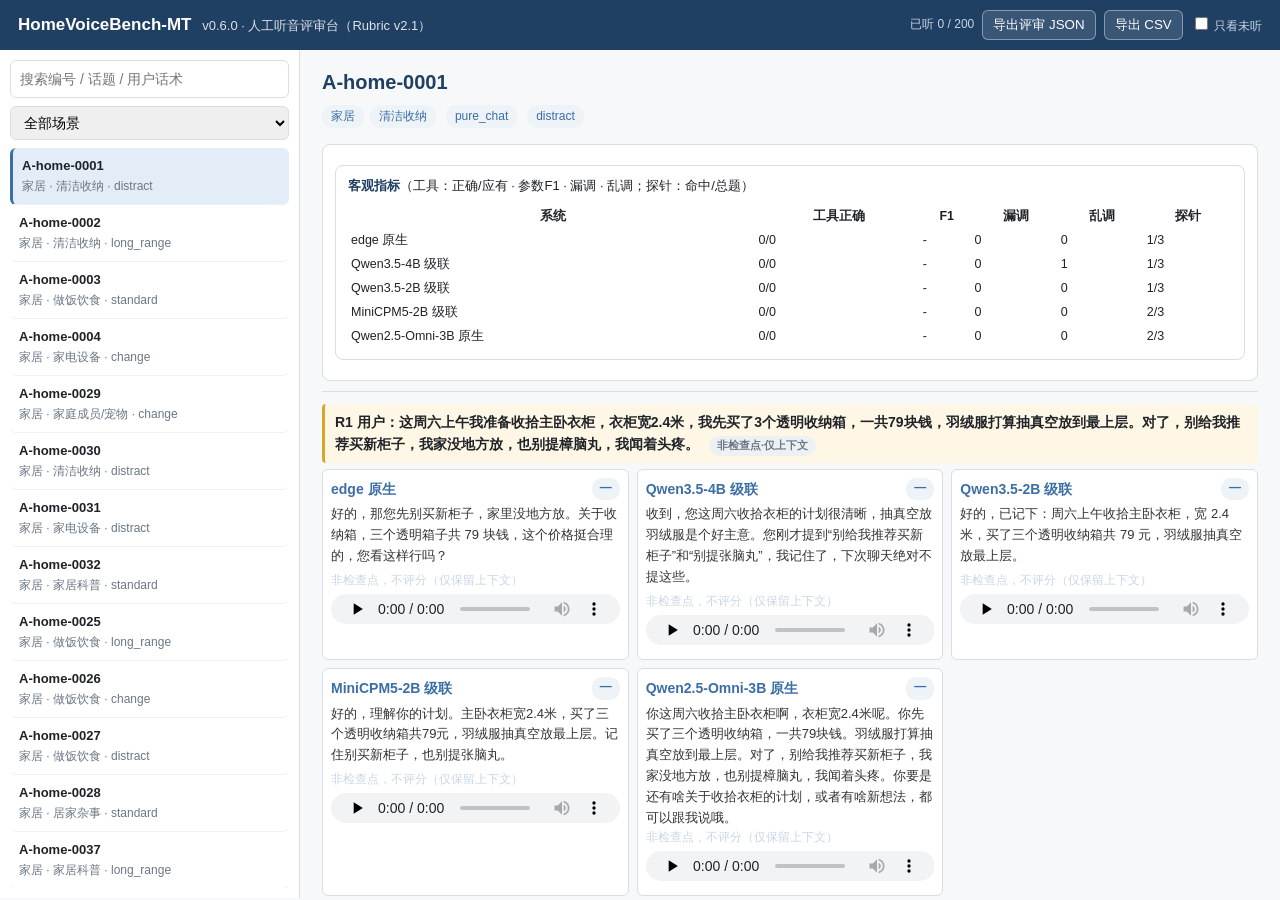
<file: review/index.html>
<!doctype html>
<html lang="zh-CN"><head><meta charset="utf-8">
<meta name="viewport" content="width=device-width,initial-scale=1">
<title>HomeVoiceBench-MT · 本地人工听音评审台</title>
<link rel="stylesheet" href="style.css">
</head><body>
<header>
  <div class="title">HomeVoiceBench-MT <span>v0.6.0 · 人工听音评审台（Rubric v2.1）</span></div>
  <div class="tools">
    <span id="progress" class="muted"></span>
    <button id="exportJson">导出评审 JSON</button>
    <button id="exportCsv">导出 CSV</button>
    <label class="muted"><input type="checkbox" id="onlyTodo"> 只看未听</label>
  </div>
</header>
<div class="layout">
  <aside>
    <input id="search" placeholder="搜索编号 / 话题 / 用户话术">
    <select id="scenario"><option value="">全部场景</option><option value="home">家居</option><option value="child">儿童</option></select>
    <div id="list"></div>
  </aside>
  <main>
    <div id="meta" class="meta"></div>
    <div id="objective" class="objective"></div>
    <div id="turns"></div>
    <div id="notes" class="notes">
      <label>本题人工备注 <textarea id="noteText" placeholder="记录听感、判官是否合理、是否同意评分……"></textarea></label>
      <div class="flags">
        <label><input type="checkbox" id="heard"> 已听完</label>
        <label><input type="checkbox" id="review"> 需复核</label>
        <label><input type="checkbox" id="agreeJudge"> 同意判官</label>
      </div>
    </div>
  </main>
</div>
<script src="app.js"></script>
</body></html>
</file>
<file: review/style.css>
:root{--blue:#3b6ea5;--bg:#f6f8fa;--line:#d8dee4;--text:#1f2328}
*{box-sizing:border-box}
body{margin:0;font:14px/1.6 -apple-system,"Segoe UI","Microsoft YaHei",sans-serif;color:var(--text);background:var(--bg)}
header{display:flex;justify-content:space-between;align-items:center;gap:12px;padding:10px 18px;background:#1f3f63;color:#fff;position:sticky;top:0;z-index:5}
.title{font-size:17px;font-weight:700}.title span{font-weight:400;opacity:.85;font-size:13px;margin-left:6px}
.tools{display:flex;align-items:center;gap:8px;flex-wrap:wrap}
button{border:1px solid rgba(255,255,255,.4);background:rgba(255,255,255,.12);color:#fff;border-radius:6px;padding:5px 10px;cursor:pointer}
button:hover{background:rgba(255,255,255,.22)}
.muted{color:#c9d6e6;font-size:12px}
.layout{display:grid;grid-template-columns:300px 1fr;height:calc(100vh - 52px)}
aside{border-right:1px solid var(--line);background:#fff;padding:10px;display:flex;flex-direction:column;gap:8px;overflow:hidden}
aside input,aside select{width:100%;padding:7px 9px;border:1px solid var(--line);border-radius:6px;font:inherit}
#list{overflow:auto;flex:1}
.item{padding:8px 9px;border-radius:6px;cursor:pointer;border-bottom:1px solid #eef1f4}
.item:hover{background:#f0f5fa}.item.active{background:#e3edf7;border-left:3px solid var(--blue)}
.item .id{font-weight:600;font-size:13px}.item .sub{color:#6b7785;font-size:12px}
main{overflow:auto;padding:16px 22px 60px}
.meta h2{margin:0 0 6px;font-size:20px;color:#1f3f63}
.meta .tags span{display:inline-block;background:#eef3f8;border-radius:10px;padding:2px 9px;margin:0 6px 6px 0;font-size:12px;color:#3b6ea5}
.objective{background:#fff;border:1px solid var(--line);border-radius:8px;padding:10px 12px;margin:10px 0;font-size:13px}
.objective b{color:#1f3f63}
.turn{border-top:1px solid var(--line);padding:12px 0}
.user{background:#fff7e6;border-left:3px solid #d4a72c;padding:7px 10px;border-radius:4px;font-weight:600}
.expect{font-size:12px;color:#6b7785;margin:4px 0 6px}
.systems{display:grid;grid-template-columns:repeat(auto-fit,minmax(250px,1fr));gap:8px;margin-top:6px}
.sys{background:#fff;border:1px solid var(--line);border-radius:6px;padding:8px}
.sysname{font-weight:600;color:var(--blue);display:flex;justify-content:space-between;gap:6px}
.score{background:#eef3f8;border-radius:10px;padding:0 8px;font-size:12px}
.dims{font-size:12px;margin:4px 0;color:#333}.dims span{display:inline-block;background:#eef3f8;border-radius:8px;padding:0 6px;margin:2px 4px 2px 0}
.note{font-size:12.5px;color:#333;background:#f8fafc;border-left:3px solid var(--blue);padding:5px 8px;margin-top:4px;border-radius:3px}
.viol{font-size:12px;color:#b03a2e;margin-top:4px}
.answer{font-size:13px;color:#333;margin:4px 0;max-height:120px;overflow:auto}
audio{width:100%;height:30px;margin-top:4px}
.notes{background:#fff;border:1px solid var(--line);border-radius:8px;padding:12px;margin-top:18px}
.notes textarea{width:100%;min-height:70px;margin-top:6px;padding:8px;border:1px solid var(--line);border-radius:6px;font:inherit}
.flags{display:flex;gap:16px;margin-top:8px;flex-wrap:wrap}

.checkpoint{display:inline-block;background:#e8f1fb;color:#3b6ea5;border-radius:10px;padding:1px 8px;font-size:11px;font-weight:600;margin-left:6px}
.checkpoint.gray{background:#eef1f4;color:#6b7785}
</file>
